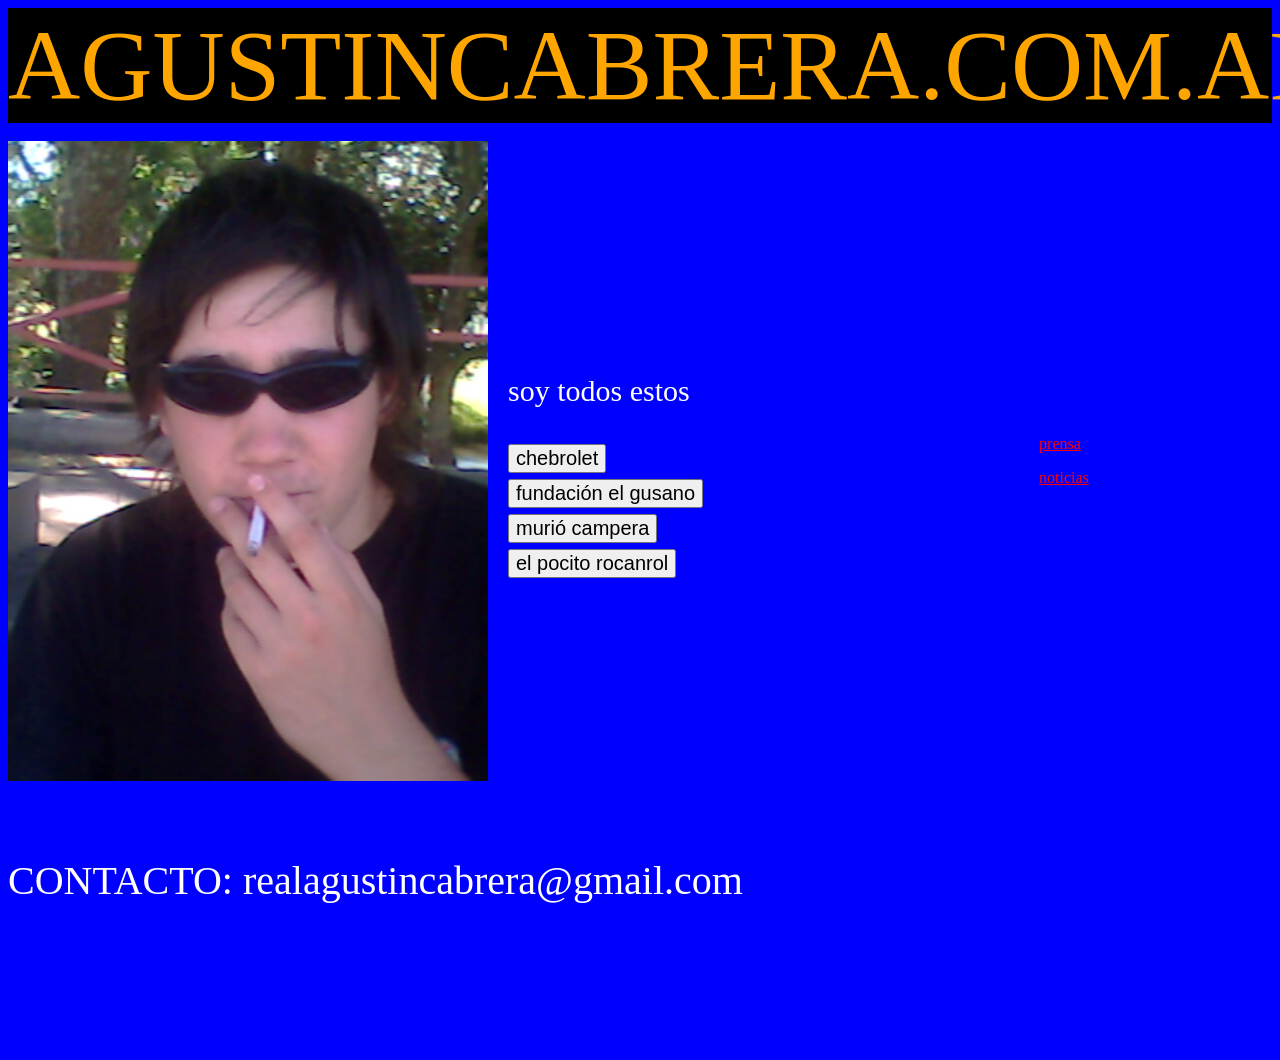
<file: index.html>
<!DOCTYPE html>
<title>AGUSTINCABRERA.COM.AR</title>
<head>
    <link rel="stylesheet" type="text/css" href="styles.css"/>
    </head>
<section id="title-section">
 <header id="title">AGUSTINCABRERA.COM.AR</header>
</section>
</br>
<div class="contenedor">
    <img src="images\profile.jpg" alt="foto">

    <div class="contenido">
        <p>soy todos estos</p>

        <a href="https://youtu.be/6fjfLD0E5R8?si=rIHujUY-763W1X0W" target="_blank">
        <button>chebrolet</button> </a>
        <a href="https://youtu.be/c1P10h_L8u8?si=20D9EEIXMaSkrhtB" target="_blank">
        <button>fundación el gusano</button> </a>
        <a href="https://youtu.be/besy0g-HNpo?si=6XSkw3kTwAxfildE" target="_blank">
        <button>murió campera</button> </a>
          <a href="/elpocito/" target="_blank">
        <button>el pocito rocanrol</button> </a>

        
        <!-- <button>el negro cum</button> -->
    </div>

       <div class="contenido2">

        <a id="prensa" style="color:red" href="images\Chebrolet - cobertura de prensa.pdf" target="_blank"> <p>prensa</p> </a>
        <a id="noticias" style="color:red" href="noticias/"> <p>noticias</p> </a>
    
    </div>
</div>
</br>
</br>
<p id="contacto">CONTACTO: realagustincabrera@gmail.com</p>
</div>
</button>
</div>
</section> 
</br>
</br>

</br>
</br>
</br>
</br>

  <!--
<link rel="stylesheet" href="https://cdnjs.cloudflare.com/ajax/libs/font-awesome/4.7.0/css/font-awesome.min.css">

<div id="contact">
<a href="#" class="fa fa-instagram"></a>
<a href="#" class="fa fa-google"></a>
</div>
-->
</file>
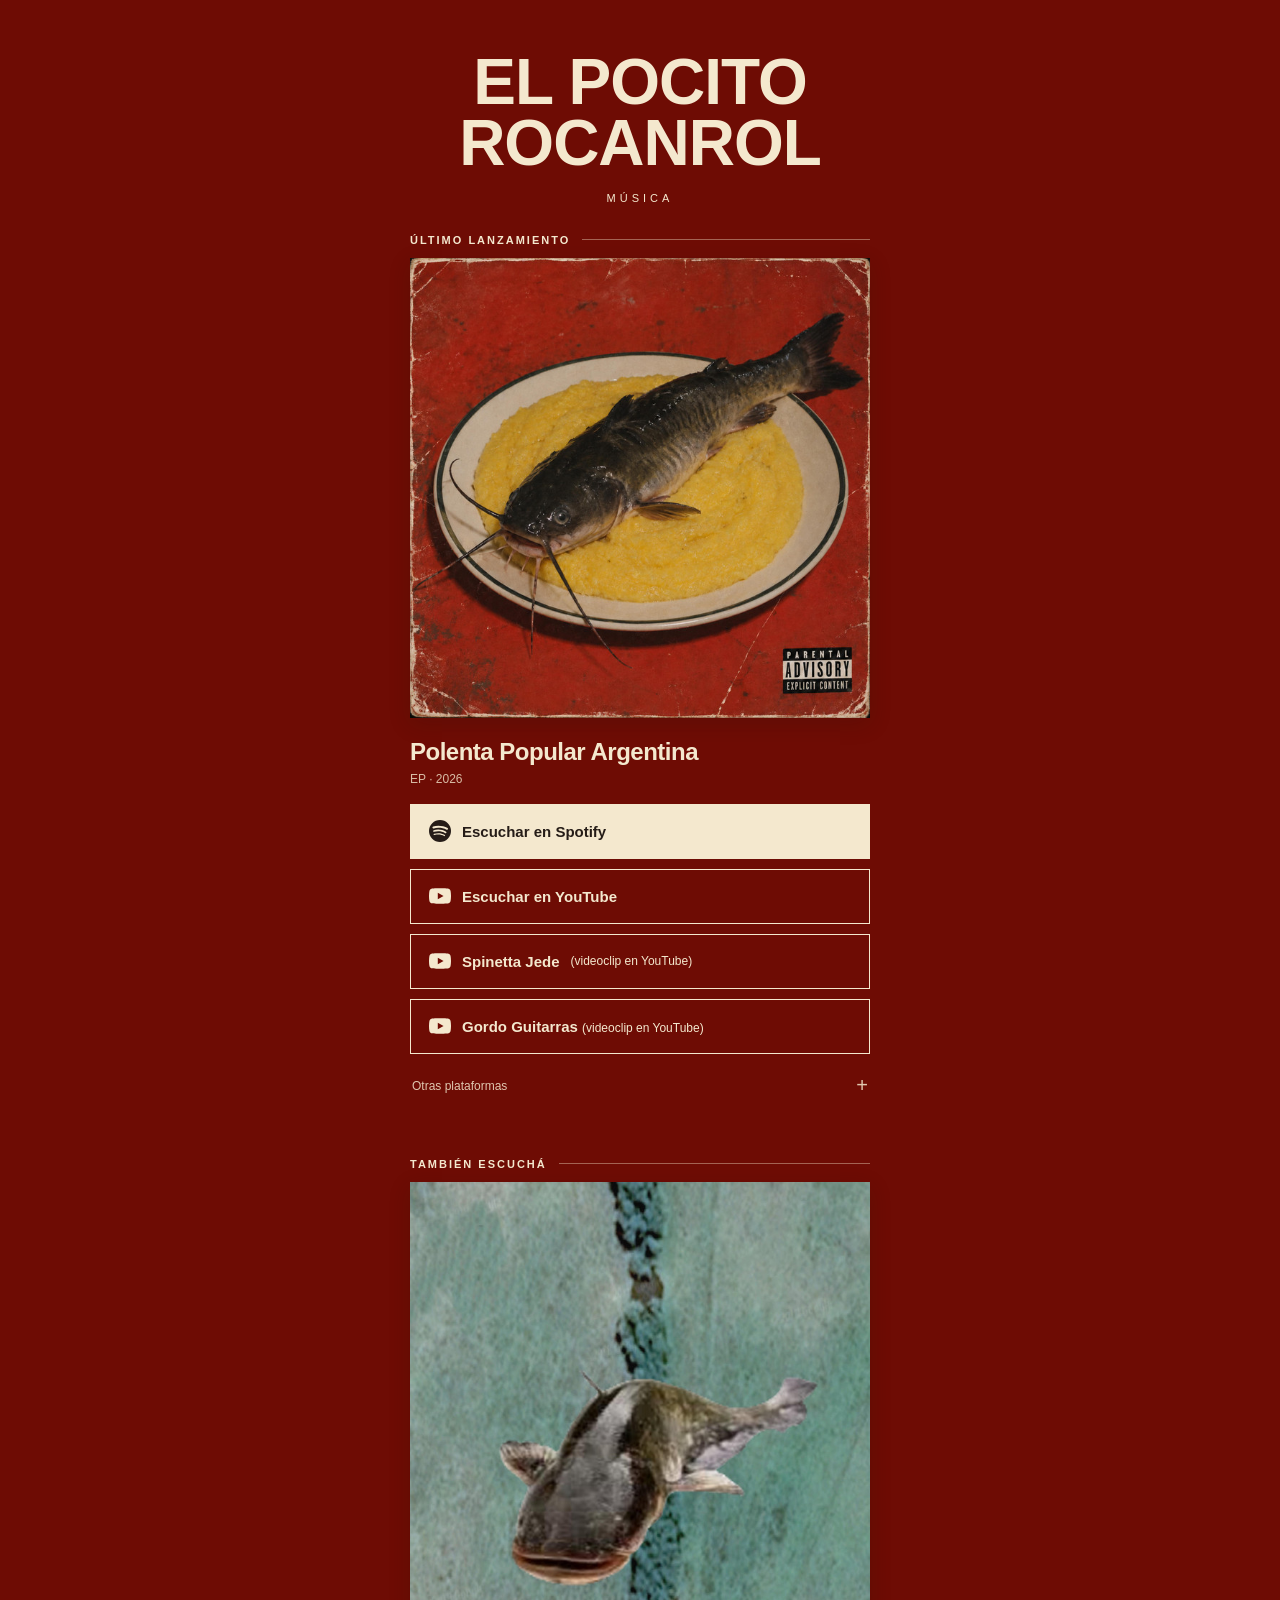
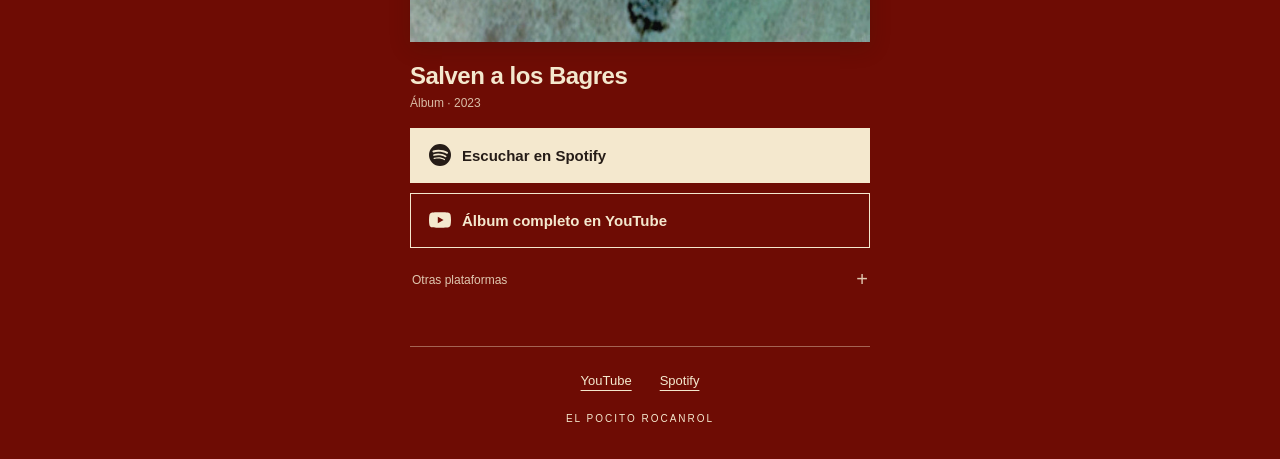
<file: elpocito/index.html>
<!doctype html>
<html lang="es-AR">
<head>
<meta charset="utf-8">
<meta name="viewport" content="width=device-width,initial-scale=1">
<meta name="theme-color" content="#6E0C04">
<title>El Pocito Rocanrol — Música</title>
<meta name="description" content="Nuevo videoclip: viernes 6 de noviembre de 2026 a las 18:00 (hora de Argentina). Escuchá también Polenta Popular Argentina y Salven a los Bagres.">
<link rel="canonical" href="https://agustincabrera.com.ar/elpocito/">
<meta property="og:type" content="website">
<meta property="og:title" content="El Pocito Rocanrol">
<meta property="og:description" content="Nuevo videoclip · 6 de noviembre de 2026, 18:00 (Argentina). Polenta Popular Argentina · Salven a los Bagres.">
<meta property="og:url" content="https://agustincabrera.com.ar/elpocito/">
<meta property="og:image" content="https://agustincabrera.com.ar/elpocito/assets/polenta.jpg">
<meta name="twitter:card" content="summary_large_image">
<style>
:root{color-scheme:dark;--paper:#f4e8ce;--ink:#251c17;--red:#6E0C04}
*{box-sizing:border-box}body{margin:0;background:var(--red);color:var(--paper);font-family:Arial,Helvetica,sans-serif}a{color:inherit}main{width:min(100% - 40px,460px);margin:auto}header{text-align:center;padding:42px 0 30px}h1{font-family:Impact,'Arial Narrow',Arial,sans-serif;font-weight:900;font-stretch:condensed;font-size:clamp(44px,12vw,64px);line-height:.95;letter-spacing:-1px;margin:0;text-transform:uppercase}h1 span{display:block}header p{font-size:11px;letter-spacing:4px;text-transform:uppercase;margin:18px 0 0}.release{padding-bottom:38px}.eyebrow{font-size:11px;letter-spacing:2px;text-transform:uppercase;font-weight:bold;margin:0 0 12px;display:flex;align-items:center;gap:12px}.eyebrow::after{content:'';height:1px;background:currentColor;opacity:.4;flex:1}.cover{display:block;width:100%;height:auto;aspect-ratio:1;object-fit:contain;background:var(--paper);box-shadow:0 6px 20px #28130d30}h2{font-size:24px;line-height:1.13;letter-spacing:-.5px;margin:20px 0 7px;font-weight:800}.meta{font-size:12px;opacity:.8;margin:0 0 18px}.buttons{display:grid;gap:10px}.button{min-height:55px;border:1px solid var(--paper);display:flex;align-items:center;justify-content:space-between;padding:14px 18px;text-decoration:none;font-size:15px;font-weight:700;transition:background .15s,color .15s,transform .15s}.button.primary{background:var(--paper);color:var(--ink)}.button:hover{background:var(--ink);border-color:var(--ink);color:var(--paper);transform:translateY(-1px)}.button:focus-visible,footer a:focus-visible{outline:3px solid var(--paper);outline-offset:5px}.button .name{display:flex;align-items:center;gap:11px}.icon{width:22px;height:22px;fill:currentColor;flex:none}.older{padding-top:6px}footer{border-top:1px solid #f4e8ce66;text-align:center;padding:26px 0 35px}footer nav{display:flex;justify-content:center;gap:28px}footer a{text-underline-offset:5px;font-size:13px}footer p{margin:25px 0 0;font-size:10px;letter-spacing:2px;text-transform:uppercase}@media(min-width:700px){header{padding-top:52px}.release{padding-bottom:46px}}@media(prefers-reduced-motion:reduce){.button{transition:none}}

.other-platforms{margin-top:12px}.other-platforms summary{cursor:pointer;list-style:none;display:flex;justify-content:space-between;align-items:center;min-height:40px;font-size:12px;color:var(--paper);opacity:.85;padding:8px 2px}.other-platforms summary::-webkit-details-marker{display:none}.other-platforms summary::after{content:'+';font-size:20px;font-weight:400}.other-platforms[open] summary::after{content:'−'}.other-platforms summary:hover{opacity:1}.other-platforms summary:focus-visible,.platform-list a:focus-visible{outline:2px solid var(--paper);outline-offset:4px}.platform-list{border-top:1px solid #f4e8ce33;display:grid}.platform-list a{display:flex;justify-content:space-between;align-items:center;min-height:45px;padding:11px 2px;text-decoration:none;font-size:13px;border-bottom:1px solid #f4e8ce22}.platform-list a:hover{text-decoration:underline;text-underline-offset:4px}
.video-note{font-size:12px;font-weight:400}#premiere-status{display:block;font-size:11px;font-weight:400;margin-top:5px}#premiere-status[hidden]{display:none}
</style>
</head>
<body>
<svg xmlns="http://www.w3.org/2000/svg" style="display:none" aria-hidden="true"><symbol id="spotify" viewBox="0 0 24 24"><path d="M12 0a12 12 0 1 0 0 24 12 12 0 0 0 0-24Zm5.5 17.3a.75.75 0 0 1-1.03.25c-2.82-1.72-6.37-2.11-10.55-1.15a.75.75 0 0 1-.34-1.46c4.57-1.05 8.5-.6 11.67 1.33.35.22.46.68.25 1.03Zm1.47-3.28a.94.94 0 0 1-1.29.31c-3.22-1.98-8.13-2.55-11.94-1.39a.94.94 0 1 1-.55-1.8c4.35-1.31 9.76-.68 13.47 1.6.44.27.58.85.31 1.28Zm.13-3.42C15.24 8.31 8.87 8.1 5.18 9.22a1.13 1.13 0 0 1-.66-2.16c4.24-1.29 11.28-1.04 15.73 1.6a1.13 1.13 0 0 1-1.15 1.94Z"/></symbol><symbol id="youtube" viewBox="0 0 24 24"><path d="M23.5 6.2a3 3 0 0 0-2.1-2.1C19.5 3.6 12 3.6 12 3.6s-7.5 0-9.4.5A3 3 0 0 0 .5 6.2 31 31 0 0 0 0 12a31 31 0 0 0 .5 5.8 3 3 0 0 0 2.1 2.1c1.9.5 9.4.5 9.4.5s7.5 0 9.4-.5a3 3 0 0 0 2.1-2.1A31 31 0 0 0 24 12a31 31 0 0 0-.5-5.8ZM9.6 15.6V8.4l6.3 3.6-6.3 3.6Z"/></symbol></svg>
<main>
<header><h1>El Pocito<span>Rocanrol</span></h1><p>Música</p></header>
<section class="release" aria-labelledby="polenta">
<p class="eyebrow">Último lanzamiento</p>
<img class="cover" src="assets/polenta.jpg" alt="Portada de Polenta Popular Argentina" width="640" height="640" fetchpriority="high">
<h2 id="polenta">Polenta Popular Argentina</h2><p class="meta">EP · 2026</p>
<div class="buttons">
<a class="button primary" href="https://open.spotify.com/album/3KyV6OVhRPVbPU37qAsBzR" target="_blank" rel="noopener noreferrer" aria-label="Escuchar Polenta Popular Argentina en Spotify"><span class="name"><svg class="icon" aria-hidden="true"><use href="#spotify"/></svg>Escuchar en Spotify</span></a>
<a class="button" href="https://www.youtube.com/watch?v=5vI08bekBvo&amp;list=OLAK5uy_lRIYZhib74_xZ9PUK-_ymNRjDJgOHoLyk" data-youtube-app aria-label="Escuchar Polenta Popular Argentina completo en YouTube"><span class="name"><svg class="icon" aria-hidden="true"><use href="#youtube"/></svg>Escuchar en YouTube</span></a>
<a class="button" href="https://youtu.be/yJP9apUHtfo" data-youtube-app aria-label="Spinetta Jede (videoclip en YouTube)"><span class="name"><svg class="icon" aria-hidden="true"><use href="#youtube"/></svg>Spinetta Jede <span class="video-note">(videoclip en YouTube)</span></span></a>
<a class="button" href="https://youtu.be/lgl1TI_8S_s" data-youtube-app aria-label="Gordo Guitarras (videoclip en YouTube)"><span class="name"><svg class="icon" aria-hidden="true"><use href="#youtube"/></svg><span>Gordo Guitarras <span class="video-note">(videoclip en YouTube)</span><small id="premiere-status" role="status" aria-live="polite">Estreno hoy 18:00</small></span></span></a>
</div>
<details class="other-platforms"><summary>Otras plataformas</summary><nav class="platform-list" aria-label="Otras plataformas para Polenta Popular Argentina">
<a href="https://music.youtube.com/playlist?list=OLAK5uy_lRIYZhib74_xZ9PUK-_ymNRjDJgOHoLyk" target="_blank" rel="noopener noreferrer"><span>YouTube Music · disco completo</span></a>
<a href="https://music.apple.com/us/album/polenta-popular-argentina-single/6814032591" target="_blank" rel="noopener noreferrer"><span>Apple Music</span></a>
</nav></details></section>
<section class="release older" aria-labelledby="bagres">
<p class="eyebrow">También escuchá</p>
<img class="cover" src="assets/bagres.jpg" alt="Portada de Salven a los Bagres" width="640" height="640" loading="lazy">
<h2 id="bagres">Salven a los Bagres</h2><p class="meta">Álbum · 2023</p>
<div class="buttons">
<a class="button primary" href="https://open.spotify.com/album/2v2wgBtxdLo0bRYw3LAHAT" target="_blank" rel="noopener noreferrer" aria-label="Escuchar Salven a los Bagres en Spotify"><span class="name"><svg class="icon" aria-hidden="true"><use href="#spotify"/></svg>Escuchar en Spotify</span></a>
<a class="button" href="https://youtu.be/9h647xyxWVE" data-youtube-app aria-label="Escuchar Salven a los Bagres completo en YouTube"><span class="name"><svg class="icon" aria-hidden="true"><use href="#youtube"/></svg>Álbum completo en YouTube</span></a>
</div>
<details class="other-platforms"><summary>Otras plataformas</summary><nav class="platform-list" aria-label="Otras plataformas para Salven a los Bagres">
<a href="https://music.youtube.com/playlist?list=OLAK5uy_mJqi9QCRMcOxfwpz3q66V6TW3FmWROx3Q" target="_blank" rel="noopener noreferrer"><span>YouTube Music · disco completo</span></a>
<a href="https://music.apple.com/us/album/salven-a-los-bagres/1691824056" target="_blank" rel="noopener noreferrer"><span>Apple Music</span></a>
</nav></details></section>
<footer><nav aria-label="Perfiles de El Pocito Rocanrol"><a href="https://www.youtube.com/@elpocitorocanrol" data-youtube-app>YouTube</a><a href="https://open.spotify.com/artist/7mLhFKKczBXzKnqtjy11z7" target="_blank" rel="noopener noreferrer">Spotify</a></nav><p>El Pocito Rocanrol</p></footer>
</main>

<script>
// Argentina is UTC-03:00; update even when the page stays open during the premiere.
const premiereAt = Date.parse('2026-11-06T18:00:00-03:00');
function updatePremiereStatus() {
  const released = Date.now() >= premiereAt;
  document.getElementById('premiere-status').hidden = released;
}
updatePremiereStatus();
setInterval(updatePremiereStatus, 1000);
document.addEventListener('visibilitychange', updatePremiereStatus);

// Launch only in response to a visitor's tap; retain HTTPS links as fallback.
document.querySelectorAll('[data-youtube-app]').forEach(link => {
  link.addEventListener('click', event => {
    if (event.defaultPrevented || event.button !== 0 || event.metaKey || event.ctrlKey || event.shiftKey || event.altKey) return;
    const ua = navigator.userAgent || '';
    if (!/Android|iPhone|iPad|iPod/i.test(ua)) return;
    const original = new URL(link.href);
    const path = original.hostname === 'youtu.be' ? '/watch?v=' + encodeURIComponent(original.pathname.slice(1)) : original.pathname + original.search;
    const web = 'https://www.youtube.com' + path;
    event.preventDefault();
    if (/Android/i.test(ua)) {
      location.href = 'intent://www.youtube.com' + path + '#Intent;scheme=https;package=com.google.android.youtube;S.browser_fallback_url=' + encodeURIComponent(web) + ';end';
      return;
    }
    let timer;
    const cancelFallback = () => {
      clearTimeout(timer);
      document.removeEventListener('visibilitychange', onVisibility);
      window.removeEventListener('pagehide', cancelFallback);
    };
    const onVisibility = () => { if (document.hidden) cancelFallback(); };
    document.addEventListener('visibilitychange', onVisibility);
    window.addEventListener('pagehide', cancelFallback);
    timer = setTimeout(() => { cancelFallback(); if (!document.hidden) location.href = web; }, 1600);
    location.href = 'youtube://www.youtube.com' + path;
  });
});
</script>
</body>
</html>
</file>
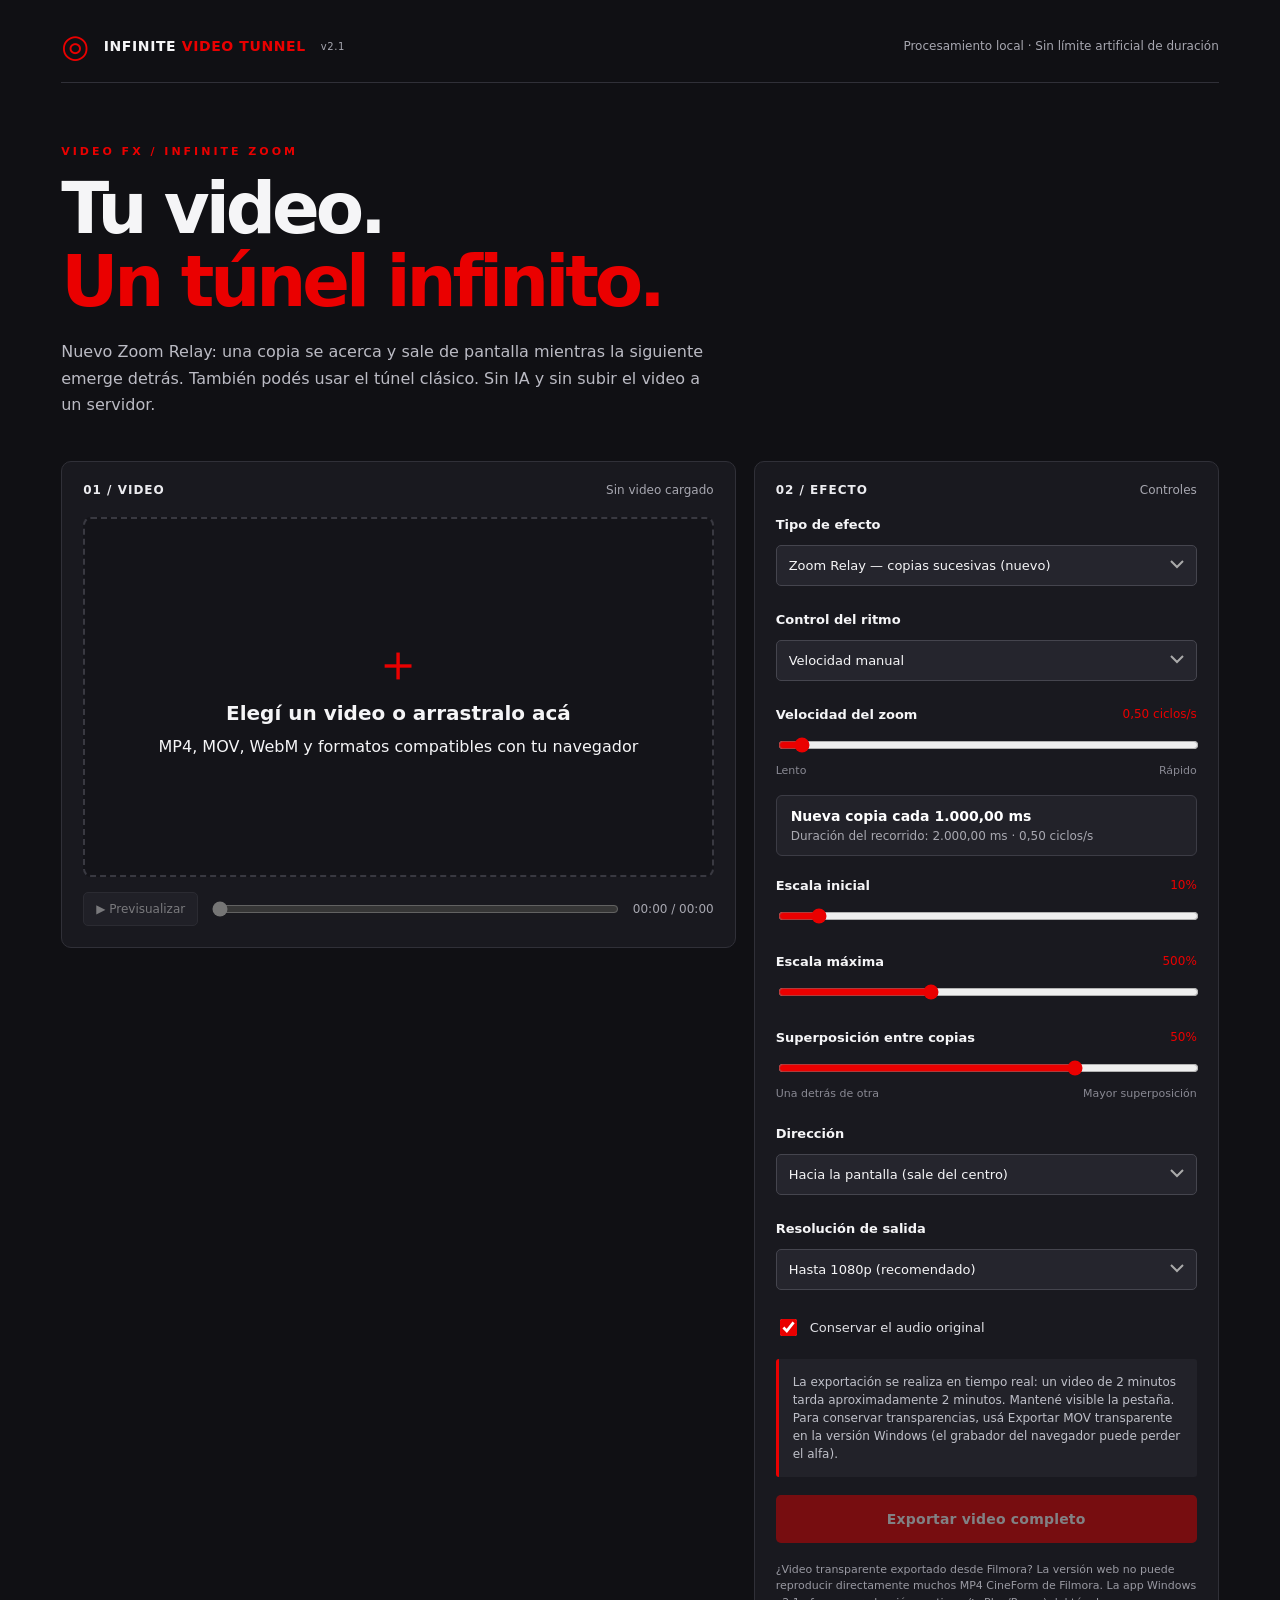
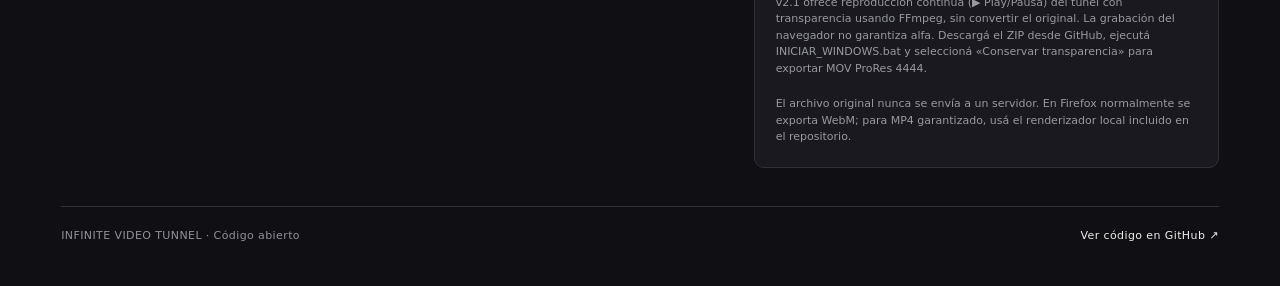
<file: infinite-video-tunnel/index.html>
<!doctype html>
<html lang="es">
<head>
  <meta charset="utf-8">
  <meta name="viewport" content="width=device-width, initial-scale=1">
  <meta name="theme-color" content="#101014">
  <title>Infinite Video Tunnel — Zoom recursivo</title>
  <meta name="description" content="Zoom túnel infinito para videos completos, gratis y en tu navegador. Sin subir archivos a un servidor.">
  <link rel="stylesheet" href="./style.css">
</head>
<body>
  <main class="app">
    <header class="header">
      <div class="brand"><span class="brand-icon">◎</span> <span>INFINITE <strong>VIDEO TUNNEL</strong></span> <small>v2.1</small></div>
      <div class="header-tag">Procesamiento local · Sin límite artificial de duración</div>
    </header>

    <section class="intro">
      <div class="eyebrow">VIDEO FX / INFINITE ZOOM</div>
      <h1>Tu video.<br><em>Un túnel infinito.</em></h1>
      <p>Nuevo Zoom Relay: una copia se acerca y sale de pantalla mientras la siguiente emerge detrás. También podés usar el túnel clásico. Sin IA y sin subir el video a un servidor.</p>
    </section>

    <div class="workspace">
      <section class="card preview-card">
        <div class="card-title"><span>01 / VIDEO</span><span id="videoMeta">Sin video cargado</span></div>
        <label id="dropZone" class="drop-zone" for="fileInput" tabindex="0" role="button">
          <span class="upload-symbol">＋</span>
          <strong>Elegí un video o arrastralo acá</strong>
          <span>MP4, MOV, WebM y formatos compatibles con tu navegador</span>
          <input type="file" id="fileInput" accept="video/*,.mkv,.mov,.mp4,.webm" hidden>
        </label>
        <div class="viewer" id="viewer" hidden>
          <canvas id="canvas" width="960" height="540" aria-label="Vista previa del efecto de túnel"></canvas>
          <video id="sourceVideo" preload="auto" playsinline crossorigin="anonymous" hidden></video>
          <div id="previewNotice" class="preview-warning" hidden role="status"></div>
        </div>
        <div class="preview-controls">
          <button id="playBtn" type="button" class="mini-button" disabled>▶ Previsualizar</button>
          <input id="scrubber" type="range" aria-label="Posición de video" min="0" max="1000" value="0" disabled>
          <time id="timeDisplay">00:00 / 00:00</time>
        </div>
      </section>

      <section class="card settings-card">
        <div class="card-title"><span>02 / EFECTO</span><span>Controles</span></div>
        <div class="form-field">
          <div class="field-heading"><label for="mode">Tipo de efecto</label></div>
          <select id="mode"><option value="relay">Zoom Relay — copias sucesivas (nuevo)</option><option value="classic">Túnel clásico — copias anidadas</option></select>
        </div>
        <div class="form-field">
          <div class="field-heading"><label for="timingMode">Control del ritmo</label></div>
          <select id="timingMode">
            <option value="manual">Velocidad manual</option>
            <option value="bpm">Sincronizar con BPM</option>
          </select>
        </div>
        <div class="form-field" id="manualSpeedControls">
          <div class="field-heading"><label for="speed">Velocidad del zoom</label><output id="speedValue" for="speed">0,50 ciclos/s</output></div>
          <input id="speed" type="range" min="0.1" max="10" step="0.01" value="0.5">
          <div class="range-labels"><span>Lento</span><span>Rápido</span></div>
        </div>
        <div id="bpmControls" class="form-field" hidden>
          <div class="field-heading"><label for="bpm">Tempo de la canción (BPM)</label></div>
          <input type="number" id="bpm" min="40" max="300" step="0.1" value="135" aria-describedby="beatHint">
          <div class="field-heading" style="margin-top:16px"><label for="beatDivision">Nueva copia cada</label></div>
          <select id="beatDivision">
            <option value="0.5">½ tiempo (corchea)</option>
            <option value="1" selected>1 tiempo (negra)</option>
            <option value="2">2 tiempos (blanca)</option>
            <option value="4">1 compás (4/4)</option>
            <option value="8">2 compases (4/4)</option>
          </select>
          <p id="beatHint" class="small-print" style="margin-top:8px">Se sincroniza la aparición de las copias incluso al cambiar la superposición. El primer pulso se toma desde el inicio del video.</p>
        </div>
        <div class="timing-summary" role="status" aria-live="polite">
          <strong id="cadenceValue">Nueva copia cada 1000 ms</strong>
          <span id="durationValue">Duración del recorrido: 2000 ms · 0,50 ciclos/s</span>
        </div>
        <div id="classicControls" hidden>
        <div class="form-field">
          <div class="field-heading"><label for="ratio">Separación de las capas</label><output id="ratioValue" for="ratio">50%</output></div>
          <input id="ratio" type="range" min="0.3" max="0.75" step="0.01" value="0.5">
          <div class="range-labels"><span>Túnel profundo</span><span>Capas cercanas</span></div>
        </div>
        <div class="form-field">
          <div class="field-heading"><label for="depth">Profundidad</label><output id="depthValue" for="depth">10 capas</output></div>
          <input id="depth" type="range" min="4" max="16" step="1" value="10">
        </div>
        </div>
        <div id="relayControls">
          <div class="form-field">
            <div class="field-heading"><label for="startScale">Escala inicial</label><output id="startScaleValue">10%</output></div>
            <input id="startScale" type="range" min="0.02" max="1" value="0.1" step="0.01">
          </div>
          <div class="form-field">
            <div class="field-heading"><label for="endScale">Escala máxima</label><output id="endScaleValue">500%</output></div>
            <input id="endScale" type="range" min="1.1" max="12" value="5" step="0.1">
          </div>
          <div class="form-field">
            <div class="field-heading"><label for="overlap">Superposición entre copias</label><output id="overlapValue">50%</output></div>
            <input id="overlap" type="range" min="0" max="0.7" value="0.50" step="0.01">
            <div class="range-labels"><span>Una detrás de otra</span><span>Mayor superposición</span></div>
          </div>
        </div>
        <div class="form-field">
          <div class="field-heading"><label for="direction">Dirección</label></div>
          <select id="direction"><option value="out">Hacia la pantalla (sale del centro)</option><option value="in">Hacia el centro (se aleja)</option></select>
        </div>
        <div class="form-field">
          <div class="field-heading"><label for="resolution">Resolución de salida</label></div>
          <select id="resolution"><option value="1080">Hasta 1080p (recomendado)</option><option value="720">Hasta 720p (más liviano)</option><option value="540">Hasta 540p (rápido)</option><option value="native">Resolución original</option></select>
        </div>
        <label class="check"><input id="includeAudio" type="checkbox" checked><span>Conservar el audio original</span></label>
        <div class="notice" id="formatNotice">La exportación se realiza en tiempo real. Dejá esta pestaña abierta y visible hasta que termine.</div>
        <button id="exportBtn" type="button" class="export-button" disabled>Exportar video completo</button>
        <button id="cancelBtn" type="button" class="cancel-button" hidden>Cancelar exportación</button>
        <div id="progressBlock" class="progress-block" hidden>
          <div class="progress-top"><span id="progressText">Procesando...</span><span id="progressPercent">0%</span></div>
          <progress id="progress" value="0" max="100"></progress>
        </div>
        <div id="resultBlock" class="result-block" hidden>
          <strong>✓ Video listo</strong>
          <a id="downloadLink" class="download-button" download>Descargar resultado</a>
          <p id="resultText"></p>
        </div>
        <p class="small-print">¿Video transparente exportado desde Filmora? La versión web no puede reproducir directamente muchos MP4 CineForm de Filmora. La app Windows v2.1 ofrece reproducción continua (▶ Play/Pausa) del túnel con transparencia usando FFmpeg, sin convertir el original. La grabación del navegador no garantiza alfa. Descargá el ZIP desde GitHub, ejecutá INICIAR_WINDOWS.bat y seleccioná «Conservar transparencia» para exportar MOV ProRes 4444.</p><p class="small-print">El archivo original nunca se envía a un servidor. En Firefox normalmente se exporta WebM; para MP4 garantizado, usá el renderizador local incluido en el repositorio.</p>
      </section>
    </div>

    <footer><span>INFINITE VIDEO TUNNEL · Código abierto</span><a href="https://github.com/Agustin7000/Agustin7000.github.io/tree/main/infinite-video-tunnel" target="_blank" rel="noopener">Ver código en GitHub ↗</a></footer>
  </main>
  <script src="./app.js?v=2.1" defer></script>
</body>
</html>
</file>
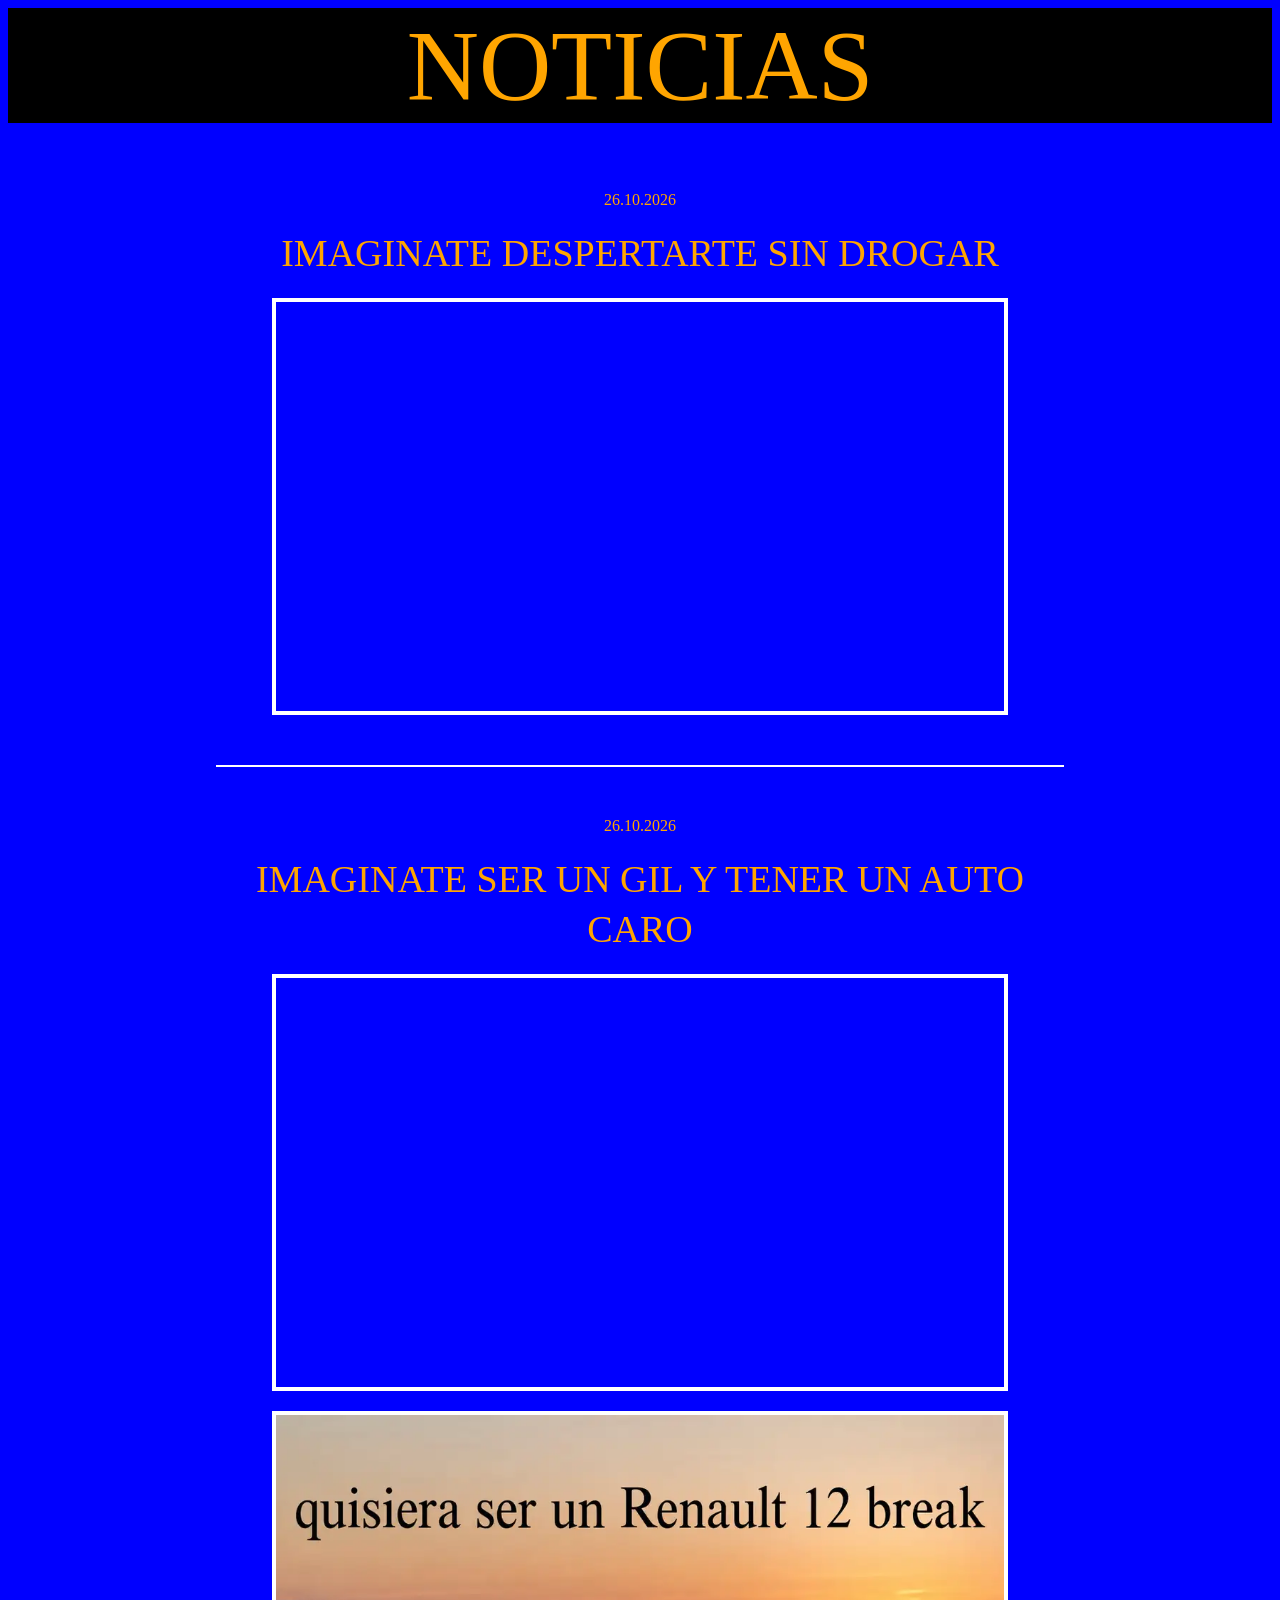
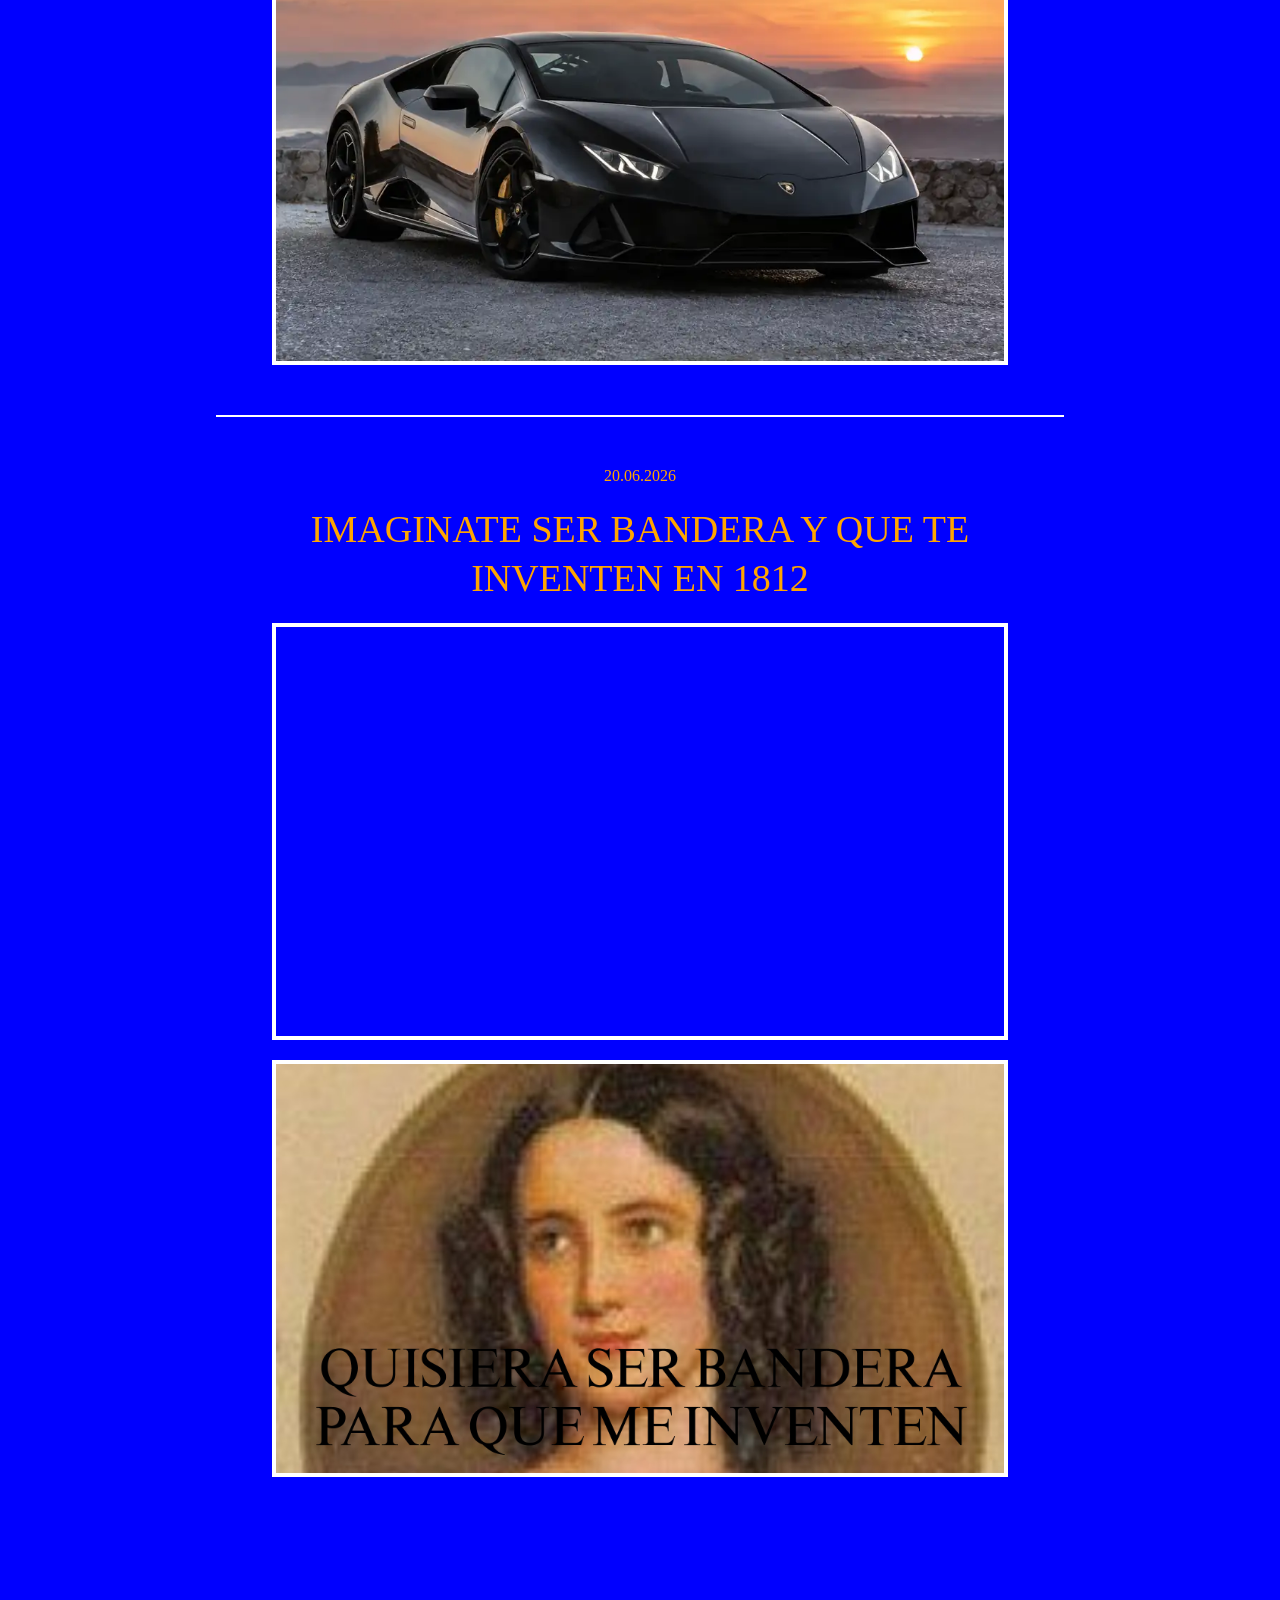
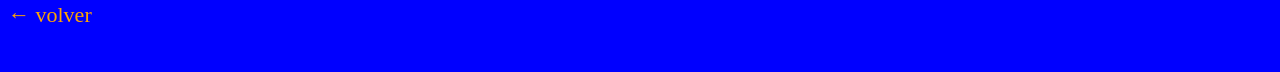
<file: noticias/index.html>
<!DOCTYPE html>
<title>NOTICIAS — AGUSTINCABRERA.COM.AR</title>
<head>
    <link rel="stylesheet" type="text/css" href="../styles.css"/>
</head>
<section id="title-section">
 <header id="title">NOTICIAS</header>
</section>
</br>
<div class="feed">
    <article class="post">
        <p class="post-date">26.10.2026</p>
        <p class="post-headline">IMAGINATE DESPERTARTE SIN DROGAR</p>
        <iframe class="post-video" src="https://www.youtube.com/embed/yJP9apUHtfo" title="El Pocito Rocanrol - Spinetta Jede" loading="lazy" allow="accelerometer; autoplay; clipboard-write; encrypted-media; gyroscope; picture-in-picture; web-share" referrerpolicy="strict-origin-when-cross-origin" allowfullscreen></iframe>
    </article>
    <article class="post">
        <p class="post-date">26.10.2026</p>
        <p class="post-headline">IMAGINATE SER UN GIL Y TENER UN AUTO CARO</p>
        <iframe class="post-video" src="https://www.youtube.com/embed/Aplm6BZioEE" title="Chebrolet - Renault 12 Break (Tech Mix)" loading="lazy" allow="accelerometer; autoplay; clipboard-write; encrypted-media; gyroscope; picture-in-picture; web-share" referrerpolicy="strict-origin-when-cross-origin" allowfullscreen></iframe>
        <img class="post-image" src="../images/renault-12-break-lamborghini.webp" alt="Lamborghini con el texto quisiera ser un Renault 12 Break" loading="lazy">
    </article>
    <article class="post">
        <p class="post-date">20.06.2026</p>
        <p class="post-headline">IMAGINATE SER BANDERA Y QUE TE INVENTEN EN 1812</p>
        <iframe class="post-video" src="https://www.youtube.com/embed/P9F8G60R5DY" title="Video" frameborder="0" allowfullscreen></iframe>
        <img class="post-image" src="../images/bandera-1812.jpg" alt="Bandera Argentina">
    </article>
</div>
</br>
<p id="contacto"><a class="volver" href="../index.html">← volver</a></p>
</file>
<file: styles.css>
body {
    background-color:blue;
    color: white;
}
#trademark {
  font-size: 18px;
}
#title {
    text-align: justify;
    text-align-last: center;
    font-size: 100px;
    font-family:'Times New Roman', serif;
    color:orange;
}

#title-section {
    background-color: black;
    padding: 0;
    margin: 0;
}
h1 { 
    text-align: center;
    

}
.contenedor {
    display: flex;
    align-items: center; /* centra verticalmente */
    gap: 20px; /* espacio entre imagen y texto */
    
}


#contacto {
  font-size: 40px;
}


.contenido2 {
  padding-left:25%;
}
.contenido {
    font-size: 30px;
    display: flex;
    flex-direction: column;

}

.contenido button {
    font-size: 20px;
   
}



/* button {
    background-color: aqua;
    color: white;
    padding: 15px 32px;
    text-align: center;
    text-decoration: none;
    display: inline-block;
    font-size: 16px;
  
} */



#texto {
    text-align: center;
    font-size: 21px;
}

.projects-grid {
    display: flex;
    flex-direction: row;
    justify-content: center;
    text-align: center;
  }

#img {
    max-width: 35%;
    border-radius: 50%;
  }

.project-name {
    color: white;
    text-decoration: none;
    font-size: 23px;
    font-family: 'Times New Roman', Times, serif;

}

.project-title {
    text-decoration: none;
}


/* Style all font awesome icons */
.fa {
    padding: 20px;
    font-size: 30px;
    width: 30px;
    text-align: center;
    text-decoration: none;
    border-radius: 50%;
  }
  
  /* Add a hover effect if you want */
  .fa:hover {
    opacity: 0.7;
  }
  
  /* Set a specific color for each brand */
  
  /* Facebook */
  .fa-instagram {
   /* background: #3B5998;*/
    color: white;
  }
  
  /* Twitter */
  .fa-google {
   /* background: #55ACEE;*/
    color: white;
  }

  #contact {
    display: flex;
    flex-direction: row;
    justify-content: center;
    text-align: center;
  }

  @media (max-width: 800px) {
    #botones {
      flex-direction: column;
    }
  }

/* ====================================================== */
/* NOTICIAS / BLOG                                         */
/* ====================================================== */

.feed {
    display: flex;
    flex-direction: column;
    align-items: center;
}

.post {
    display: flex;
    flex-direction: column;
    align-items: center;
    padding: 50px 20px;
    text-align: center;
    border-top: 2px solid white;
    gap: 20px;
}

.feed .post:first-child {
    border-top: none;
}

.post-date {
    color: orange;
    font-size: 16px;
    margin: 0;
}

.post-headline {
    font-family: 'Times New Roman', Times, serif;
    text-transform: uppercase;
    font-size: 38px;
    color: orange;
    max-width: 800px;
    margin: 0;
    line-height: 1.3;
}

.post-image {
    width: 800px;
    max-width: 90%;
    border: 4px solid white;
}

.post-video {
    width: 800px;
    max-width: 90%;
    aspect-ratio: 16 / 9;
    border: 4px solid white;
}


.volver {
    color: orange;
    text-decoration: none;
    font-family: 'Times New Roman', Times, serif;
    font-size: 22px;
}

.volver:hover {
    text-decoration: underline;
}

@media (max-width: 800px) {
    .post-headline {
        font-size: 26px;
    }
    .post-video {
        width: 100%;
    }
}
</file>
<file: infinite-video-tunnel/style.css>
:root{color-scheme:dark;font-family:Inter,system-ui,-apple-system,"Segoe UI",sans-serif;font-synthesis:none;background:#101014;color:#f5f5f7;--red:#ea0000;--dim:#a7a7b0;--line:#303038;--panel:#19191f}
*{box-sizing:border-box}body{margin:0;min-width:310px}button,input,select{font:inherit}button{cursor:pointer}button:disabled{cursor:not-allowed;opacity:.45}a{color:inherit} .app{max-width:1260px;margin:0 auto;padding:30px clamp(16px,4vw,52px) 22px}
.header{display:flex;justify-content:space-between;gap:12px;align-items:center;border-bottom:1px solid var(--line);padding-bottom:20px}.brand{display:flex;align-items:center;gap:7px;font-size:14px;font-weight:800;letter-spacing:.6px}.brand strong{color:var(--red)}.brand-icon{font-size:32px;color:var(--red);line-height:1;margin-right:7px}.brand small{font-size:10px;font-weight:500;color:var(--dim);margin-left:8px}.header-tag{color:var(--dim);font-size:12px;text-align:right}
.intro{padding:62px 0 42px;max-width:770px}.eyebrow{color:var(--red);font-size:11px;font-weight:800;letter-spacing:3px}.intro h1{font-size:clamp(38px,5.5vw,76px);letter-spacing:-.058em;line-height:1.04;margin:15px 0 20px;font-weight:850}.intro h1 em{color:var(--red);font-style:normal}.intro p{color:#bbbbc4;line-height:1.65;font-size:16px;max-width:660px;margin:0}
.workspace{display:grid;grid-template-columns:minmax(0,1.45fr) minmax(310px,1fr);gap:18px;align-items:start}.card{background:var(--panel);border:1px solid var(--line);border-radius:10px;padding:21px}.card-title{display:flex;justify-content:space-between;align-items:center;gap:12px;margin-bottom:20px;color:#ececf0;font-weight:750;font-size:12px;letter-spacing:1px}.card-title span+span{font-weight:400;color:var(--dim);font-size:12px;letter-spacing:0;text-align:right;max-width:60%;overflow:hidden;text-overflow:ellipsis;white-space:nowrap}
.drop-zone{min-height:360px;background:#141419;border:2px dashed #393941;border-radius:8px;display:flex;flex-direction:column;align-items:center;justify-content:center;gap:12px;text-align:center;padding:24px;cursor:pointer;transition:.2s}.drop-zone:hover,.drop-zone.dragging{border-color:var(--red);background:#241316}.drop-zone strong{font-size:20px}.drop-zone span:last-child{color:var(--dim);font-size:13px;line-height:1.5}.upload-symbol{font-size:52px;color:var(--red);font-weight:200;line-height:1}.viewer{background-color:#c0c0c0;background-image:linear-gradient(45deg,#888 25%,transparent 25%),linear-gradient(-45deg,#888 25%,transparent 25%),linear-gradient(45deg,transparent 75%,#888 75%),linear-gradient(-45deg,transparent 75%,#888 75%);background-size:28px 28px;background-position:0 0,0 14px,14px -14px,-14px 0;border:1px solid #383841;display:grid;place-items:center;min-height:200px;overflow:hidden;border-radius:7px}.viewer canvas{max-width:100%;max-height:540px;object-fit:contain;display:block}.preview-controls{display:flex;align-items:center;gap:12px;padding-top:15px}.mini-button{background:#292932;border:1px solid #41414a;color:#eee;padding:9px 12px;border-radius:5px;white-space:nowrap;font-size:12px}.preview-controls input{flex:1;min-width:30px}.preview-controls time{font-size:12px;color:var(--dim);white-space:nowrap;font-variant-numeric:tabular-nums}
.form-field{margin-bottom:26px}.field-heading{display:flex;align-items:center;justify-content:space-between;gap:10px;margin-bottom:13px}.field-heading label{font-size:13px;font-weight:650}.field-heading output{font-size:12px;color:var(--red);font-variant-numeric:tabular-nums}input[type=range]{width:100%;accent-color:var(--red);cursor:pointer}.range-labels{display:flex;justify-content:space-between;color:#898993;font-size:11px;margin-top:7px}.settings-card select{width:100%;appearance:none;border:1px solid #45454e;background:#25252d;color:#f5f5f7;border-radius:5px;padding:12px 34px 12px 12px;background-image:url("data:image/svg+xml,%3Csvg xmlns='http://www.w3.org/2000/svg' width='14' height='10'%3E%3Cpath d='m1 1 6 6 6-6' stroke='%23aaa' fill='none' stroke-width='2'/%3E%3C/svg%3E");background-repeat:no-repeat;background-position:right 12px center;font-size:13px}.check{display:flex;align-items:center;gap:10px;color:#e0e0e5;font-size:13px;margin-bottom:20px}.check input{accent-color:var(--red);width:17px;height:17px}.notice{background:#222229;padding:14px;border-left:3px solid var(--red);border-radius:3px;color:#bfc0c9;font-size:12px;line-height:1.5;margin-bottom:18px}.export-button,.download-button{width:100%;display:block;background:var(--red);color:white;text-align:center;padding:16px;border:0;border-radius:5px;font-weight:800;font-size:14px;text-decoration:none;letter-spacing:.2px}.export-button:not(:disabled):hover,.download-button:hover{background:#c80000}.cancel-button{display:block;background:transparent;color:#ffaaa9;border:1px solid #894040;width:100%;padding:12px;margin-top:8px;border-radius:5px}.cancel-button[hidden]{display:none}.progress-block{margin-top:18px}.progress-top{display:flex;justify-content:space-between;color:#c9c9d0;font-size:12px;margin-bottom:8px}.progress-block progress{width:100%;height:10px;accent-color:var(--red)}.result-block{margin-top:18px;border-top:1px solid var(--line);padding-top:15px}.result-block strong{display:block;color:#eee;margin-bottom:12px}.result-block p{color:var(--dim);font-size:12px;line-height:1.5}.small-print{font-size:11px;line-height:1.5;color:#9999a2;margin:19px 0 0}footer{border-top:1px solid var(--line);display:flex;gap:16px;justify-content:space-between;margin-top:38px;padding:22px 0;color:#90909a;font-size:11px;letter-spacing:.4px}footer a{text-decoration:none;color:#eee}
[hidden]{display:none!important}
@media(max-width:900px){.workspace{grid-template-columns:1fr}.intro{padding:42px 0 30px}.drop-zone{min-height:240px}}@media(max-width:570px){.header-tag{display:none}.app{padding:19px 14px}.card{padding:15px}.preview-controls{flex-wrap:wrap}.preview-controls input{min-width:80px}footer{flex-direction:column}.intro p{font-size:14px}}

.preview-warning{background:#221e22;color:#fff;border:1px solid #aa4545;border-radius:6px;padding:24px;text-align:center;line-height:1.6;margin:14px;font-size:13px;max-width:570px}.viewer:has(.preview-warning:not([hidden])) canvas{display:none}

/* v2.1 music timing */
.settings-card input[type="number"]{width:100%;background:#25252d;color:#f5f5f7;border:1px solid #45454e;border-radius:5px;padding:11px 12px;font-size:14px}
.timing-summary{display:flex;flex-direction:column;gap:5px;background:#222229;border:1px solid #3c3c45;border-radius:6px;padding:12px 14px;margin:-8px 0 22px}
.timing-summary strong{color:#fff;font-size:14px;font-variant-numeric:tabular-nums}
.timing-summary span{color:#a8a8b0;font-size:12px;font-variant-numeric:tabular-nums}
</file>
